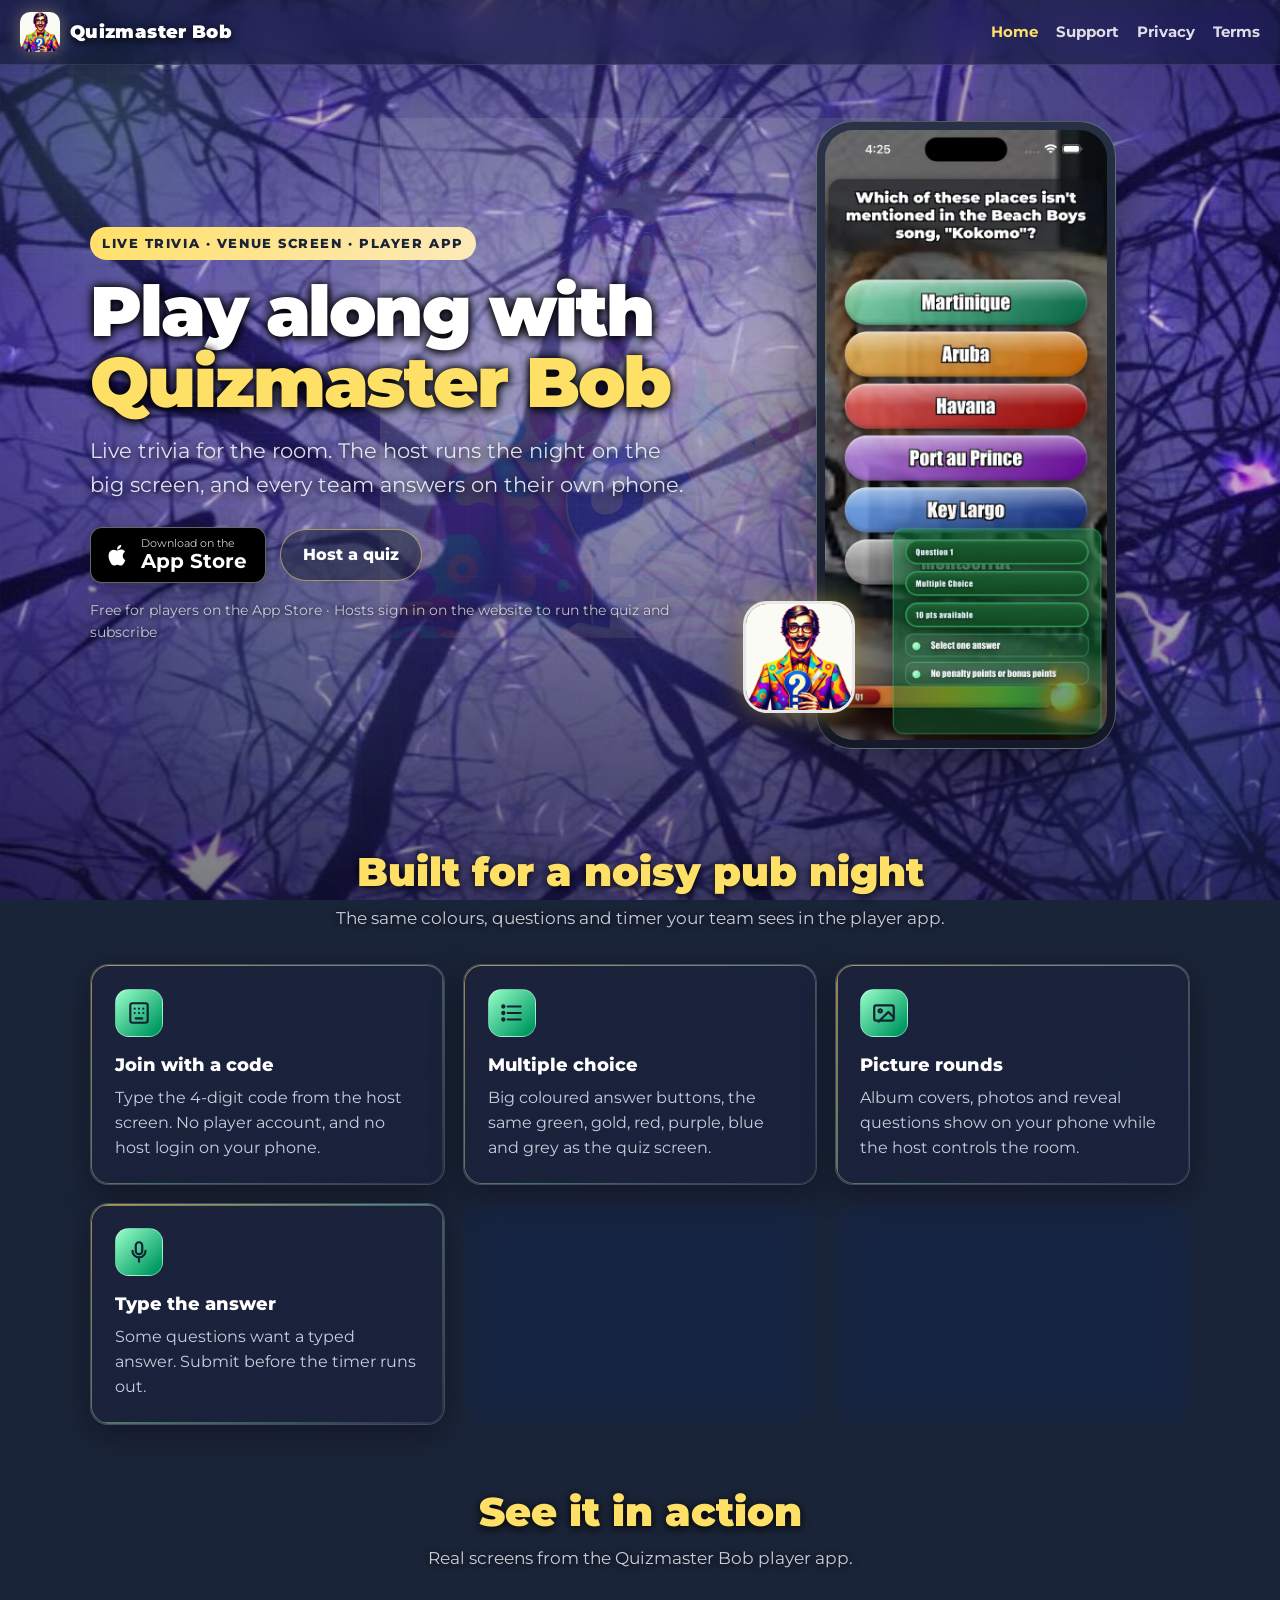
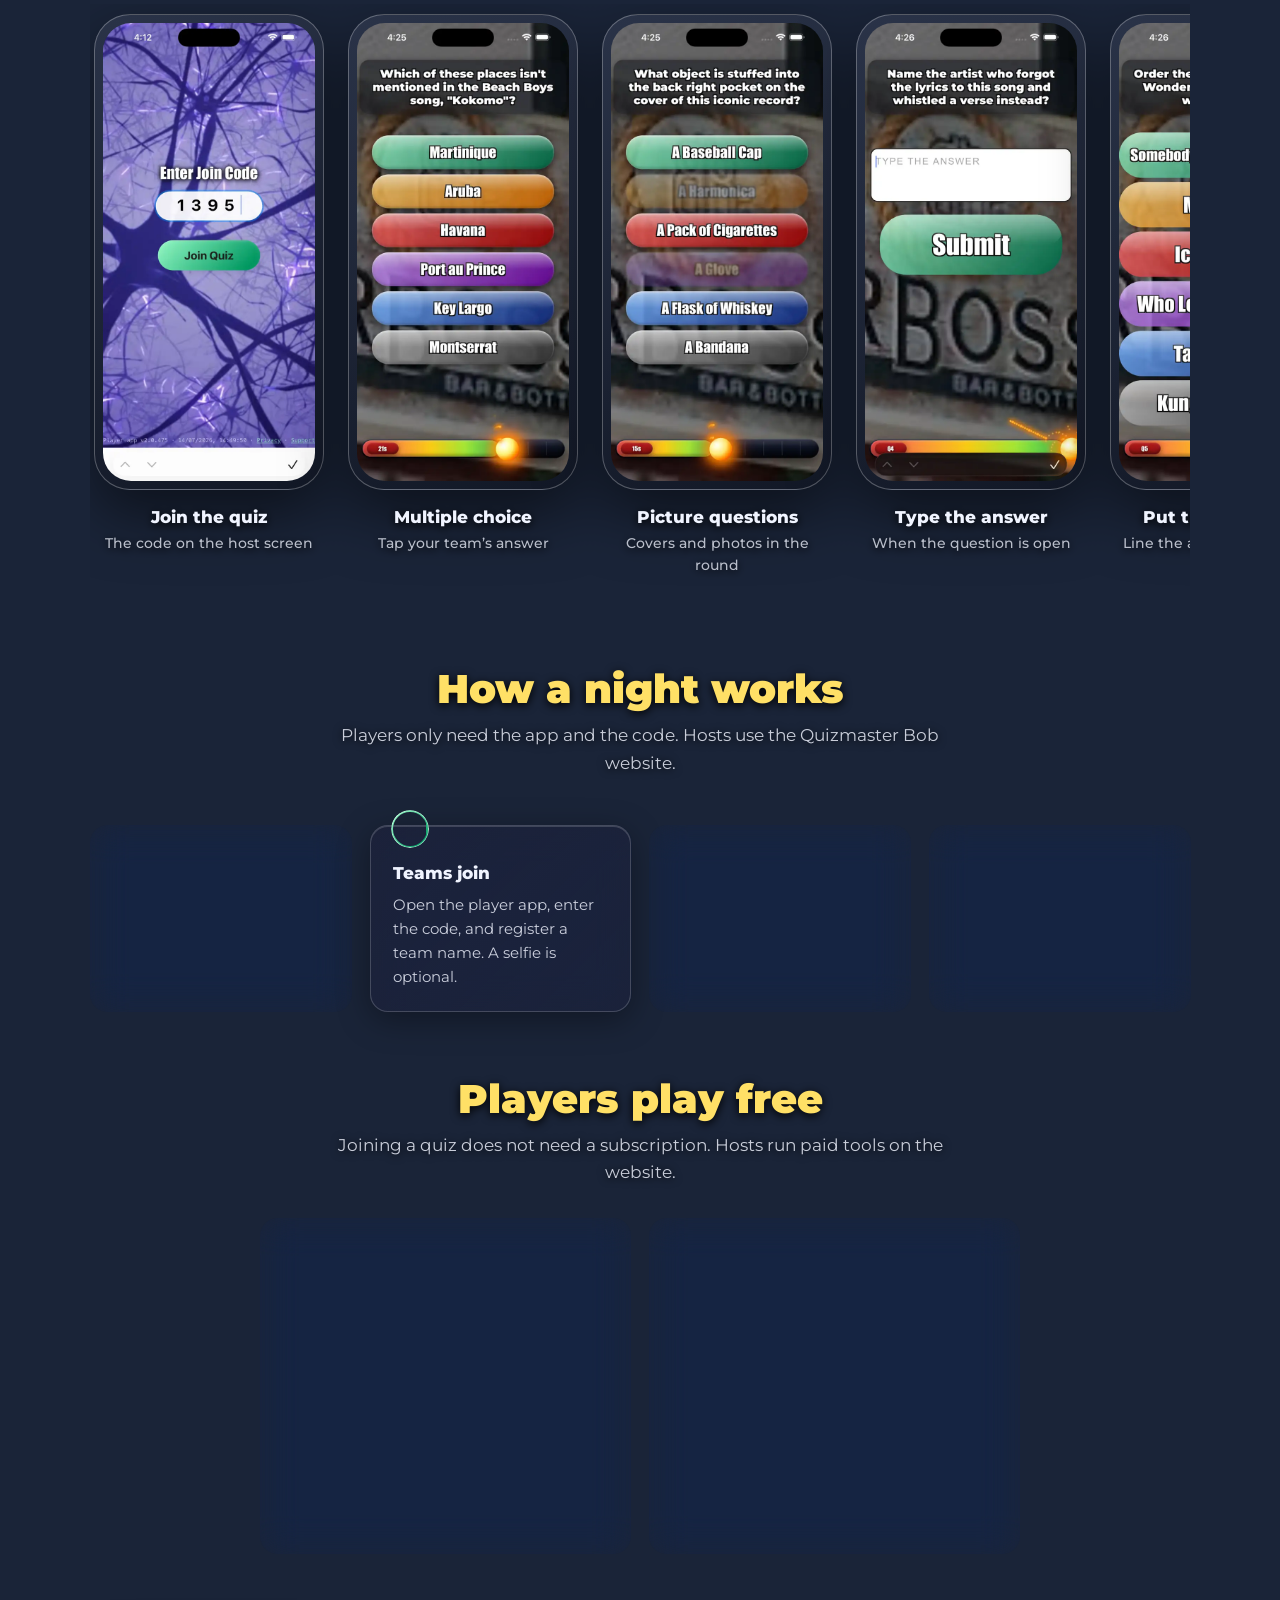
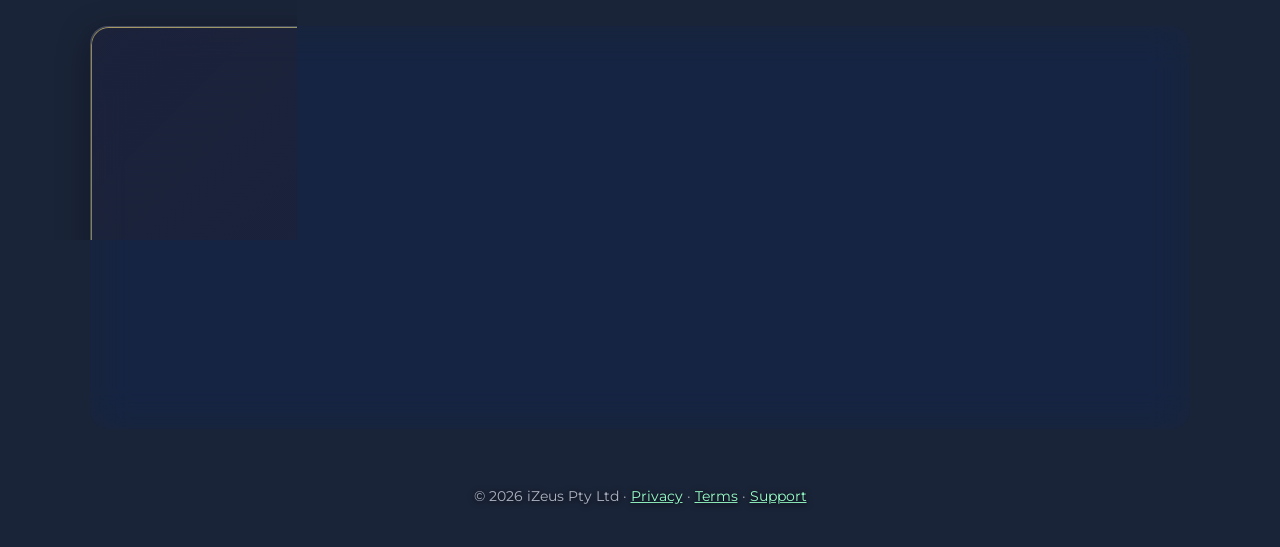
<file: index.html>
<!DOCTYPE html>
<html lang="en">
<head>
<meta charset="utf-8">
<meta name="viewport" content="width=device-width, initial-scale=1, viewport-fit=cover">
<title>Quizmaster Bob – Live pub trivia on your phone</title>
<meta name="description" content="Join a live Quizmaster Bob quiz with the code on the venue screen. Answer on your phone while the host runs the night.">
<meta name="theme-color" content="#1a2438">
<meta property="og:title" content="Quizmaster Bob – Live pub trivia on your phone">
<meta property="og:description" content="Join a live Quizmaster Bob quiz with the code on the venue screen. Answer on your phone while the host runs the night.">
<meta property="og:image" content="https://quizmasterbob.izeus.org/assets/icon-512.png">
<link rel="icon" type="image/png" sizes="32x32" href="assets/icon-32.png">
<link rel="icon" type="image/png" sizes="512x512" href="assets/icon-512.png">
<link rel="apple-touch-icon" href="assets/icon-180.png">
<link rel="preconnect" href="https://fonts.googleapis.com">
<link rel="preconnect" href="https://fonts.gstatic.com" crossorigin>
<link href="https://fonts.googleapis.com/css2?family=Montserrat:wght@500;700;800;900&display=swap" rel="stylesheet">
<link rel="stylesheet" href="assets/style.css?v=muowt5g4">
</head>
<body>
<div class="bg" aria-hidden="true">
  <div class="bg-art"></div>
  <img class="bg-mark" src="assets/logo-full.png" alt="">
  <div class="orb o1"></div><div class="orb o2"></div><div class="orb o3"></div><div class="orb o4"></div>
  <div class="grid"></div>
  <div class="mist"></div>
</div>
<header class="nav">
  <a class="brand" href="index.html"><img src="assets/logo-full.png" alt="" width="40" height="40"><span>Quizmaster Bob</span></a>
  <nav class="nav-links"><a href="index.html" aria-current="page">Home</a><a href="support.html">Support</a><a href="privacy.html">Privacy</a><a href="terms.html">Terms</a></nav>
</header>
<main class="wrap wide">
<section class="pitch">
  <div>
    <span class="eyebrow">Live trivia &middot; Venue screen &middot; Player app</span>
    <h1>Play along with <span class="grad">Quizmaster Bob</span></h1>
    <p class="lead">Live trivia for the room. The host runs the night on the big screen, and every team answers on their own phone.</p>
    <div class="cta-row">
      <a class="store" href="https://apps.apple.com/au/app/quizmaster-bob/id6778641163"><svg viewBox="0 0 24 24" aria-hidden="true"><path d="M16.4 12.6c0-2.4 2-3.6 2.1-3.7-1.1-1.7-2.9-1.9-3.5-1.9-1.5-.2-2.9.9-3.7.9-.8 0-1.9-.9-3.2-.8-1.6 0-3.1 1-4 2.4-1.7 3-.4 7.4 1.2 9.8.8 1.2 1.8 2.5 3 2.4 1.2 0 1.7-.8 3.1-.8 1.5 0 1.9.8 3.2.8 1.3 0 2.1-1.2 2.9-2.4.9-1.4 1.3-2.7 1.3-2.8-.1 0-2.4-.9-2.4-3.9zM14 5.5c.7-.8 1.1-1.9 1-3-1 0-2.1.7-2.8 1.5-.6.7-1.2 1.8-1 2.9 1.1.1 2.1-.6 2.8-1.4z"/></svg><span><small>Download on the</small><b>App Store</b></span></a>
      <a class="btn btn-ghost" href="https://bobquiz-272a7.web.app/login">Host a quiz</a>
    </div>
    <p class="meta">Free for players on the App Store &middot; Hosts sign in on the website to run the quiz and subscribe</p>
  </div>
  <div class="pitch-art">
    <div class="frame"><img src="assets/shots/scores.webp" alt="A live question with the points and how to answer" width="600" height="1298"></div>
    <img class="pitch-logo" src="assets/icon-512.png" alt="Quizmaster Bob app icon" width="112" height="112">
  </div>
</section>

<section id="features">
  <h2 class="section-title">Built for a noisy pub night</h2>
  <p class="section-sub">The same colours, questions and timer your team sees in the player app.</p>
  <div class="features">
    <div class="feature glass"><div class="icon"><svg viewBox="0 0 24 24" aria-hidden="true"><rect x="4" y="3" width="16" height="18" rx="2"/><path d="M8 8h.01M12 8h.01M16 8h.01M8 12h.01M12 12h.01M16 12h.01M9 17h6"/></svg></div><h3>Join with a code</h3><p>Type the 4-digit code from the host screen. No player account, and no host login on your phone.</p></div>
    <div class="feature glass"><div class="icon"><svg viewBox="0 0 24 24" aria-hidden="true"><path d="M8 6h12M8 12h12M8 18h12"/><circle cx="4" cy="6" r="1"/><circle cx="4" cy="12" r="1"/><circle cx="4" cy="18" r="1"/></svg></div><h3>Multiple choice</h3><p>Big coloured answer buttons, the same green, gold, red, purple, blue and grey as the quiz screen.</p></div>
    <div class="feature glass"><div class="icon"><svg viewBox="0 0 24 24" aria-hidden="true"><rect x="3" y="5" width="18" height="14" rx="2"/><circle cx="8.5" cy="10" r="1.5"/><path d="M21 16l-5-5-9 9"/></svg></div><h3>Picture rounds</h3><p>Album covers, photos and reveal questions show on your phone while the host controls the room.</p></div>
    <div class="feature glass"><div class="icon"><svg viewBox="0 0 24 24" aria-hidden="true"><rect x="9" y="3" width="6" height="11" rx="3"/><path d="M6 11a6 6 0 0 0 12 0M12 17v4"/></svg></div><h3>Type the answer</h3><p>Some questions want a typed answer. Submit before the timer runs out.</p></div>
    <div class="feature glass"><div class="icon"><svg viewBox="0 0 24 24" aria-hidden="true"><circle cx="12" cy="13" r="8"/><path d="M12 9v4l2 2M9 3h6"/></svg></div><h3>Live timer</h3><p>The countdown bar matches the host clock, so the whole room is on the same question.</p></div>
    <div class="feature glass"><div class="icon"><svg viewBox="0 0 24 24" aria-hidden="true"><rect x="3" y="4" width="18" height="12" rx="2"/><path d="M8 20h8M12 16v4"/></svg></div><h3>Scores on the big screen</h3><p>Answers and leaderboards stay with the host. Teams play; the venue screen tells the story.</p></div>
  </div>
</section>

<section id="screens">
  <h2 class="section-title">See it in action</h2>
  <p class="section-sub">Real screens from the Quizmaster Bob player app.</p>
  <div class="shots">
    <figure class="shot"><div class="frame"><img src="assets/shots/join.webp" alt="Join screen with a four-digit code" width="600" height="1298" loading="lazy"></div><figcaption>Join the quiz<span>The code on the host screen</span></figcaption></figure>
    <figure class="shot"><div class="frame"><img src="assets/shots/choice.webp" alt="Multiple choice music question with coloured answers" width="600" height="1298" loading="lazy"></div><figcaption>Multiple choice<span>Tap your team’s answer</span></figcaption></figure>
    <figure class="shot"><div class="frame"><img src="assets/shots/picture.webp" alt="Picture question about an album cover" width="600" height="1298" loading="lazy"></div><figcaption>Picture questions<span>Covers and photos in the round</span></figcaption></figure>
    <figure class="shot"><div class="frame"><img src="assets/shots/type.webp" alt="Type-the-answer question with a submit button" width="600" height="1298" loading="lazy"></div><figcaption>Type the answer<span>When the question is open</span></figcaption></figure>
    <figure class="shot"><div class="frame"><img src="assets/shots/order.webp" alt="Put one-hit wonders in release order" width="600" height="1298" loading="lazy"></div><figcaption>Put them in order<span>Line the answers up by year</span></figcaption></figure>
    <figure class="shot"><div class="frame"><img src="assets/shots/scores.webp" alt="Question details card over the answers" width="600" height="1298" loading="lazy"></div><figcaption>Question card<span>Points and how to answer</span></figcaption></figure>
  </div>
</section>

<section id="how">
  <h2 class="section-title">How a night works</h2>
  <p class="section-sub">Players only need the app and the code. Hosts use the Quizmaster Bob website.</p>
  <ol class="steps">
    <li class="glass"><h3>Host starts the quiz</h3><p>The venue screen shows a 4-digit join code when the quiz is open.</p></li>
    <li class="glass"><h3>Teams join</h3><p>Open the player app, enter the code, and register a team name. A selfie is optional.</p></li>
    <li class="glass"><h3>Answer on your phone</h3><p>Questions, choices and the timer stay in sync with the host.</p></li>
    <li class="glass"><h3>Scores hit the room</h3><p>The host reveals answers and standings on the big screen.</p></li>
  </ol>
</section>

<section id="pricing">
  <h2 class="section-title">Players play free</h2>
  <p class="section-sub">Joining a quiz does not need a subscription. Hosts run paid tools on the website.</p>
  <div class="plans">
    <div class="plan glass"><h3>Player app</h3><ul><li>Free to download</li><li>Join with the venue code</li><li>No account and no payment in the app</li></ul></div>
    <div class="plan glass"><h3>Quiz hosts</h3><ul><li>Run the night from the Quizmaster Bob website</li><li>Question library, rounds and the venue screen</li><li>Host plans are billed on the website, not in the player app</li></ul><p><a href="https://bobquiz-272a7.web.app/login">Sign in to host</a></p></div>
  </div>
</section>

<section id="get">
  <div class="band glass">
    <img src="assets/logo-full.png" alt="" width="88" height="88">
    <h2>Ready for the next round?</h2>
    <p>Quizmaster Bob for players is on the App Store. Hosts run the night, and manage their plan, on the website.</p>
    <div class="cta-row" style="justify-content:center">
      <a class="store" href="https://apps.apple.com/au/app/quizmaster-bob/id6778641163"><svg viewBox="0 0 24 24" aria-hidden="true"><path d="M16.4 12.6c0-2.4 2-3.6 2.1-3.7-1.1-1.7-2.9-1.9-3.5-1.9-1.5-.2-2.9.9-3.7.9-.8 0-1.9-.9-3.2-.8-1.6 0-3.1 1-4 2.4-1.7 3-.4 7.4 1.2 9.8.8 1.2 1.8 2.5 3 2.4 1.2 0 1.7-.8 3.1-.8 1.5 0 1.9.8 3.2.8 1.3 0 2.1-1.2 2.9-2.4.9-1.4 1.3-2.7 1.3-2.8-.1 0-2.4-.9-2.4-3.9zM14 5.5c.7-.8 1.1-1.9 1-3-1 0-2.1.7-2.8 1.5-.6.7-1.2 1.8-1 2.9 1.1.1 2.1-.6 2.8-1.4z"/></svg><span><small>Download on the</small><b>App Store</b></span></a>
      <a class="btn btn-ghost" href="https://bobquiz-272a7.web.app/login">Host a quiz</a>
    </div>
    <p class="fine">Ask the venue host for the join code. The player app is for live quizzes, not a standalone trivia game.</p>
  </div>
</section>
</main>
<footer class="foot">&copy; 2026 iZeus Pty Ltd &middot; <a href="privacy.html">Privacy</a> &middot; <a href="terms.html">Terms</a> &middot; <a href="support.html">Support</a></footer>
<script src="assets/site.js?v=muowt5g4"></script>
</body>
</html>
</file>
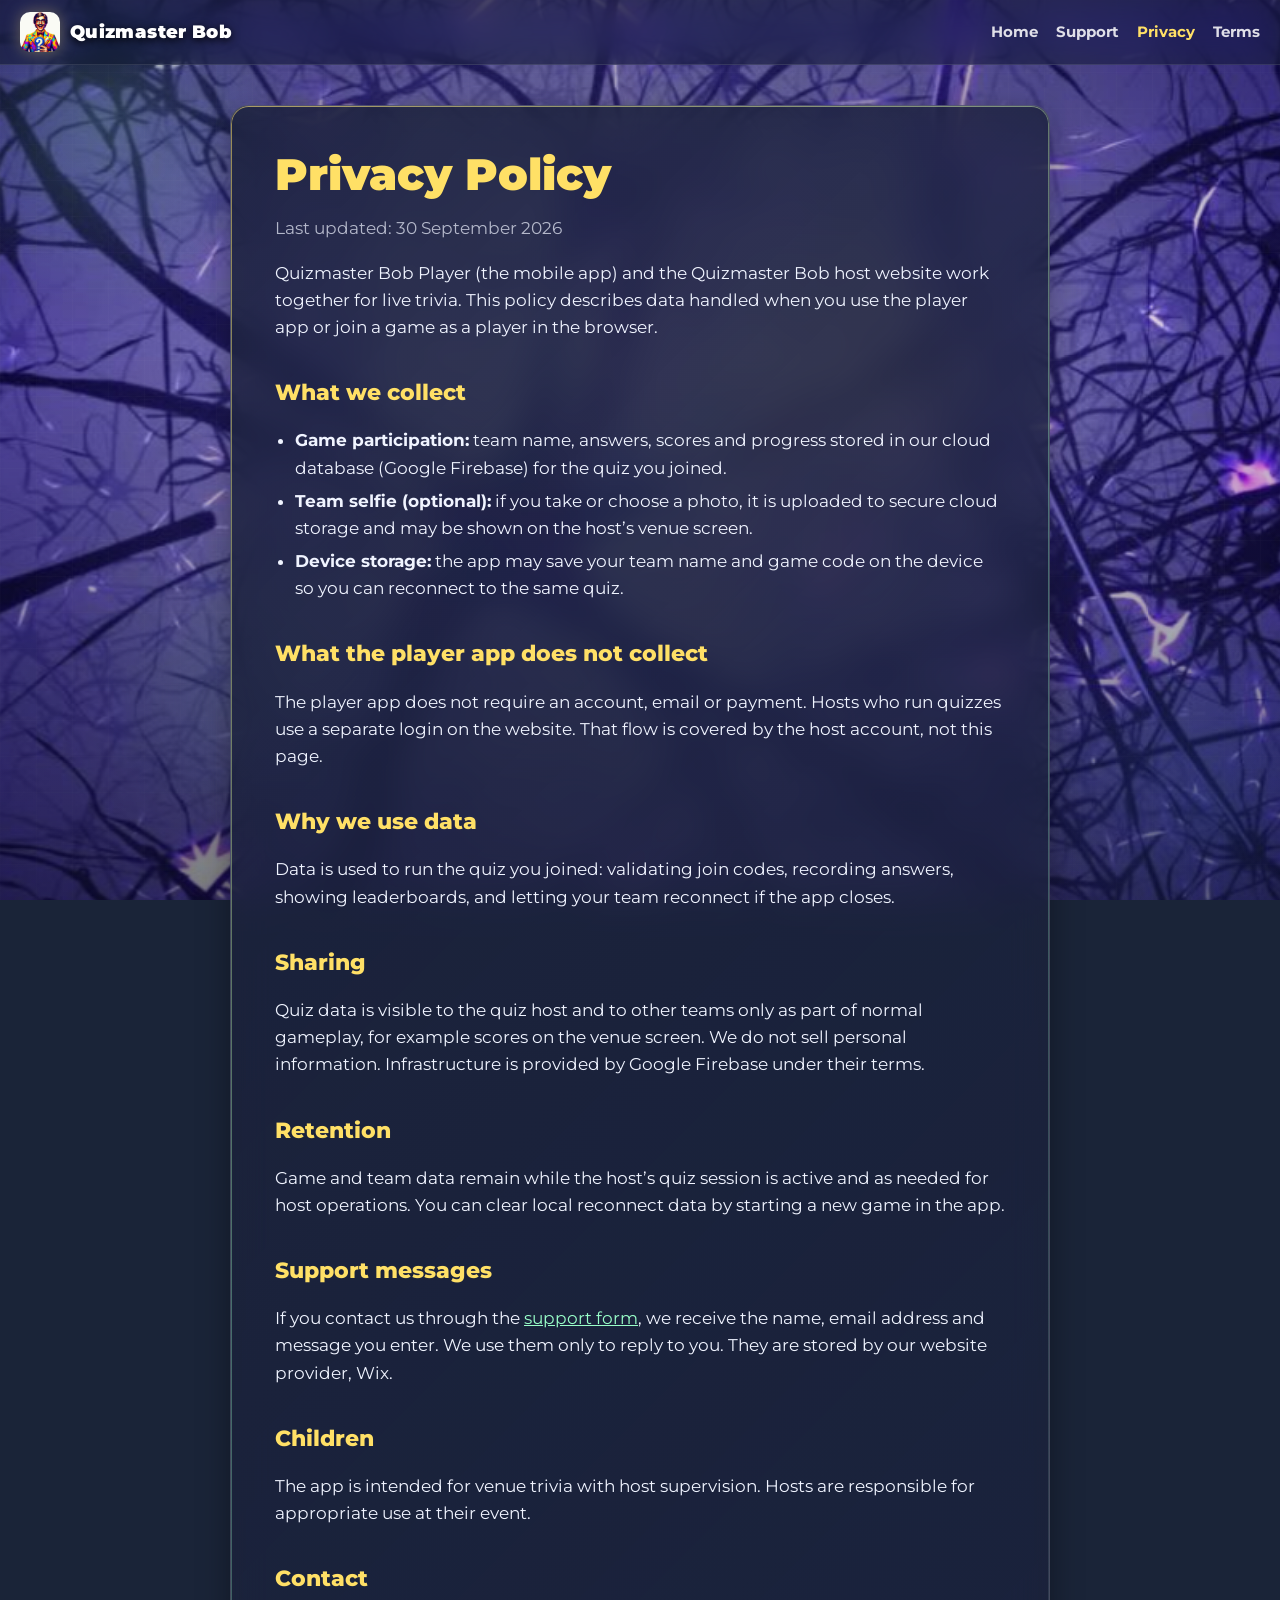
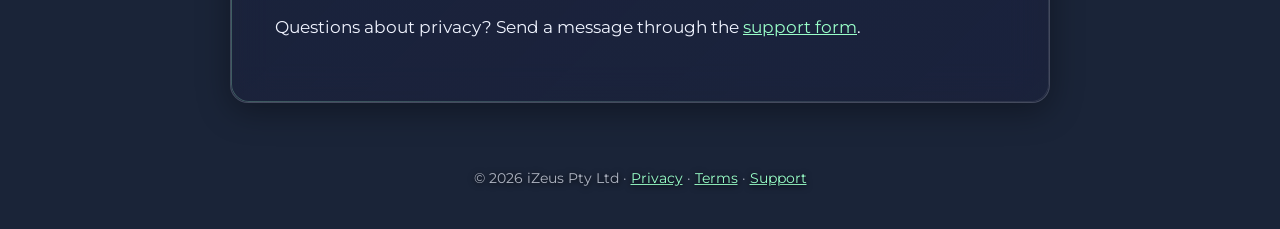
<file: privacy.html>
<!DOCTYPE html>
<html lang="en">
<head>
<meta charset="utf-8">
<meta name="viewport" content="width=device-width, initial-scale=1, viewport-fit=cover">
<title>Quizmaster Bob Privacy Policy</title>
<meta name="description" content="How the Quizmaster Bob player app handles team names, answers, photos and support messages.">
<meta name="theme-color" content="#1a2438">
<meta property="og:title" content="Quizmaster Bob Privacy Policy">
<meta property="og:description" content="How the Quizmaster Bob player app handles team names, answers, photos and support messages.">
<meta property="og:image" content="https://quizmasterbob.izeus.org/assets/icon-512.png">
<link rel="icon" type="image/png" sizes="32x32" href="assets/icon-32.png">
<link rel="icon" type="image/png" sizes="512x512" href="assets/icon-512.png">
<link rel="apple-touch-icon" href="assets/icon-180.png">
<link rel="preconnect" href="https://fonts.googleapis.com">
<link rel="preconnect" href="https://fonts.gstatic.com" crossorigin>
<link href="https://fonts.googleapis.com/css2?family=Montserrat:wght@500;700;800;900&display=swap" rel="stylesheet">
<link rel="stylesheet" href="assets/style.css?v=muowt5g4">
</head>
<body>
<div class="bg" aria-hidden="true">
  <div class="bg-art"></div>
  <img class="bg-mark" src="assets/logo-full.png" alt="">
  <div class="orb o1"></div><div class="orb o2"></div><div class="orb o3"></div><div class="orb o4"></div>
  <div class="grid"></div>
  <div class="mist"></div>
</div>
<header class="nav">
  <a class="brand" href="index.html"><img src="assets/logo-full.png" alt="" width="40" height="40"><span>Quizmaster Bob</span></a>
  <nav class="nav-links"><a href="index.html">Home</a><a href="support.html">Support</a><a href="privacy.html" aria-current="page">Privacy</a><a href="terms.html">Terms</a></nav>
</header>
<main class="wrap"><article class="doc glass">
<h1>Privacy Policy</h1>
<p class="muted">Last updated: 30 September 2026</p>
<p>Quizmaster Bob Player (the mobile app) and the Quizmaster Bob host website work together for live trivia. This policy describes data handled when you use the player app or join a game as a player in the browser.</p>

<h2>What we collect</h2>
<ul>
  <li><strong>Game participation:</strong> team name, answers, scores and progress stored in our cloud database (Google Firebase) for the quiz you joined.</li>
  <li><strong>Team selfie (optional):</strong> if you take or choose a photo, it is uploaded to secure cloud storage and may be shown on the host’s venue screen.</li>
  <li><strong>Device storage:</strong> the app may save your team name and game code on the device so you can reconnect to the same quiz.</li>
</ul>

<h2>What the player app does not collect</h2>
<p>The player app does not require an account, email or payment. Hosts who run quizzes use a separate login on the website. That flow is covered by the host account, not this page.</p>

<h2>Why we use data</h2>
<p>Data is used to run the quiz you joined: validating join codes, recording answers, showing leaderboards, and letting your team reconnect if the app closes.</p>

<h2>Sharing</h2>
<p>Quiz data is visible to the quiz host and to other teams only as part of normal gameplay, for example scores on the venue screen. We do not sell personal information. Infrastructure is provided by Google Firebase under their terms.</p>

<h2>Retention</h2>
<p>Game and team data remain while the host’s quiz session is active and as needed for host operations. You can clear local reconnect data by starting a new game in the app.</p>

<h2>Support messages</h2>
<p>If you contact us through the <a href="support.html#contact">support form</a>, we receive the name, email address and message you enter. We use them only to reply to you. They are stored by our website provider, Wix.</p>

<h2>Children</h2>
<p>The app is intended for venue trivia with host supervision. Hosts are responsible for appropriate use at their event.</p>

<h2>Contact</h2>
<p>Questions about privacy? Send a message through the <a href="support.html#contact">support form</a>.</p>
</article></main>
<footer class="foot">&copy; 2026 iZeus Pty Ltd &middot; <a href="privacy.html">Privacy</a> &middot; <a href="terms.html">Terms</a> &middot; <a href="support.html">Support</a></footer>
</body>
</html>
</file>
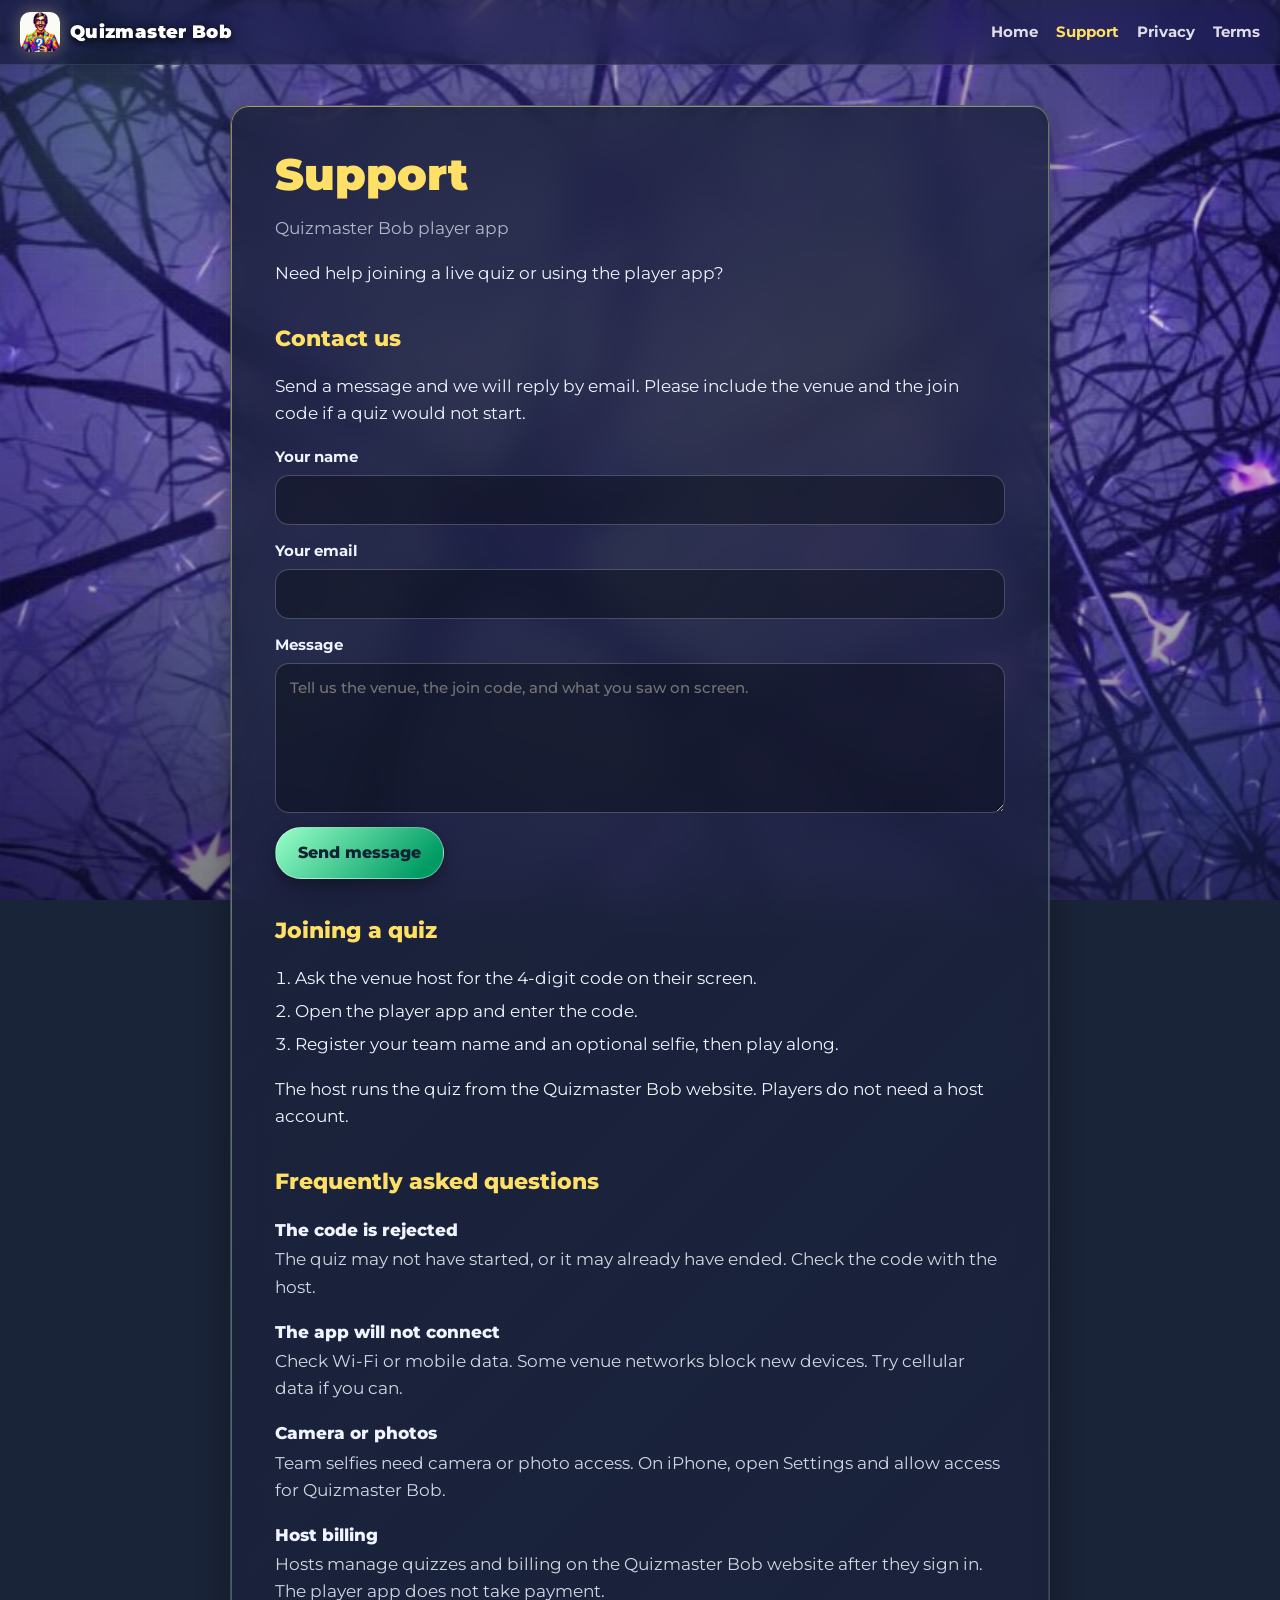
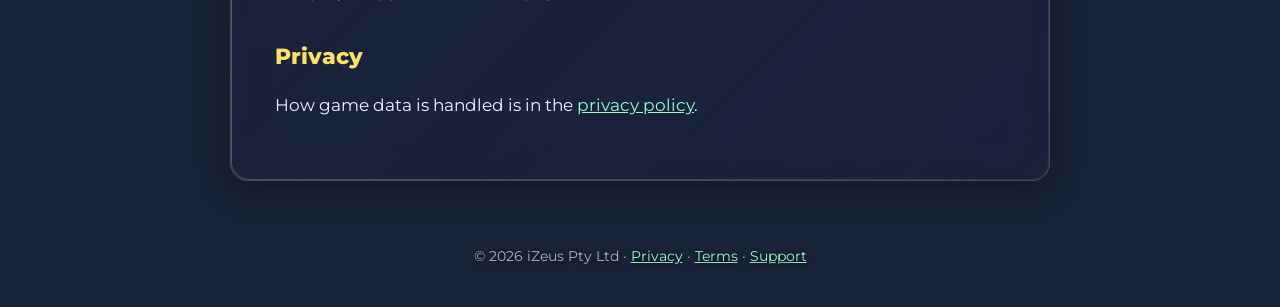
<file: support.html>
<!DOCTYPE html>
<html lang="en">
<head>
<meta charset="utf-8">
<meta name="viewport" content="width=device-width, initial-scale=1, viewport-fit=cover">
<title>Quizmaster Bob Support</title>
<meta name="description" content="Help joining a live Quizmaster Bob quiz, and a contact form for the player app.">
<meta name="theme-color" content="#1a2438">
<meta property="og:title" content="Quizmaster Bob Support">
<meta property="og:description" content="Help joining a live Quizmaster Bob quiz, and a contact form for the player app.">
<meta property="og:image" content="https://quizmasterbob.izeus.org/assets/icon-512.png">
<link rel="icon" type="image/png" sizes="32x32" href="assets/icon-32.png">
<link rel="icon" type="image/png" sizes="512x512" href="assets/icon-512.png">
<link rel="apple-touch-icon" href="assets/icon-180.png">
<link rel="preconnect" href="https://fonts.googleapis.com">
<link rel="preconnect" href="https://fonts.gstatic.com" crossorigin>
<link href="https://fonts.googleapis.com/css2?family=Montserrat:wght@500;700;800;900&display=swap" rel="stylesheet">
<link rel="stylesheet" href="assets/style.css?v=muowt5g4">
</head>
<body>
<div class="bg" aria-hidden="true">
  <div class="bg-art"></div>
  <img class="bg-mark" src="assets/logo-full.png" alt="">
  <div class="orb o1"></div><div class="orb o2"></div><div class="orb o3"></div><div class="orb o4"></div>
  <div class="grid"></div>
  <div class="mist"></div>
</div>
<header class="nav">
  <a class="brand" href="index.html"><img src="assets/logo-full.png" alt="" width="40" height="40"><span>Quizmaster Bob</span></a>
  <nav class="nav-links"><a href="index.html">Home</a><a href="support.html" aria-current="page">Support</a><a href="privacy.html">Privacy</a><a href="terms.html">Terms</a></nav>
</header>
<main class="wrap"><article class="doc glass">
<h1>Support</h1>
<p class="muted">Quizmaster Bob player app</p>
<p>Need help joining a live quiz or using the player app?</p>

<h2 id="contact">Contact us</h2>
<p>Send a message and we will reply by email. Please include the venue and the join code if a quiz would not start.</p>
<p class="notice ok" id="sent" role="status" hidden>Thanks. Your message has been sent. We will reply by email.</p>
<p class="notice err" id="error" role="alert" hidden></p>
<form class="contact" method="post" action="https://www.izeus.org/_functions/support">
  <input type="hidden" name="app" value="QuizmasterBob">
  <input type="hidden" name="return" value="https://quizmasterbob.izeus.org/support.html">
  <label>Your name<input name="name" required maxlength="80" autocomplete="name"></label>
  <label>Your email<input name="email" type="email" required maxlength="120" autocomplete="email"></label>
  <label>Message<textarea name="message" required minlength="5" maxlength="4000" placeholder="Tell us the venue, the join code, and what you saw on screen."></textarea></label>
  <div class="hp" aria-hidden="true"><label>Leave this empty<input name="website" tabindex="-1" autocomplete="off"></label></div>
  <button class="btn" type="submit">Send message</button>
</form>

<h2>Joining a quiz</h2>
<ol>
  <li>Ask the venue host for the 4-digit code on their screen.</li>
  <li>Open the player app and enter the code.</li>
  <li>Register your team name and an optional selfie, then play along.</li>
</ol>
<p>The host runs the quiz from the Quizmaster Bob website. Players do not need a host account.</p>

<h2>Frequently asked questions</h2>
<p class="faq-q">The code is rejected</p>
<p class="faq-a">The quiz may not have started, or it may already have ended. Check the code with the host.</p>
<p class="faq-q">The app will not connect</p>
<p class="faq-a">Check Wi-Fi or mobile data. Some venue networks block new devices. Try cellular data if you can.</p>
<p class="faq-q">Camera or photos</p>
<p class="faq-a">Team selfies need camera or photo access. On iPhone, open Settings and allow access for Quizmaster Bob.</p>
<p class="faq-q">Host billing</p>
<p class="faq-a">Hosts manage quizzes and billing on the Quizmaster Bob website after they sign in. The player app does not take payment.</p>

<h2>Privacy</h2>
<p>How game data is handled is in the <a href="privacy.html">privacy policy</a>.</p>
</article></main>
<footer class="foot">&copy; 2026 iZeus Pty Ltd &middot; <a href="privacy.html">Privacy</a> &middot; <a href="terms.html">Terms</a> &middot; <a href="support.html">Support</a></footer>
<script src="assets/site.js?v=muowt5g4"></script>
</body>
</html>
</file>
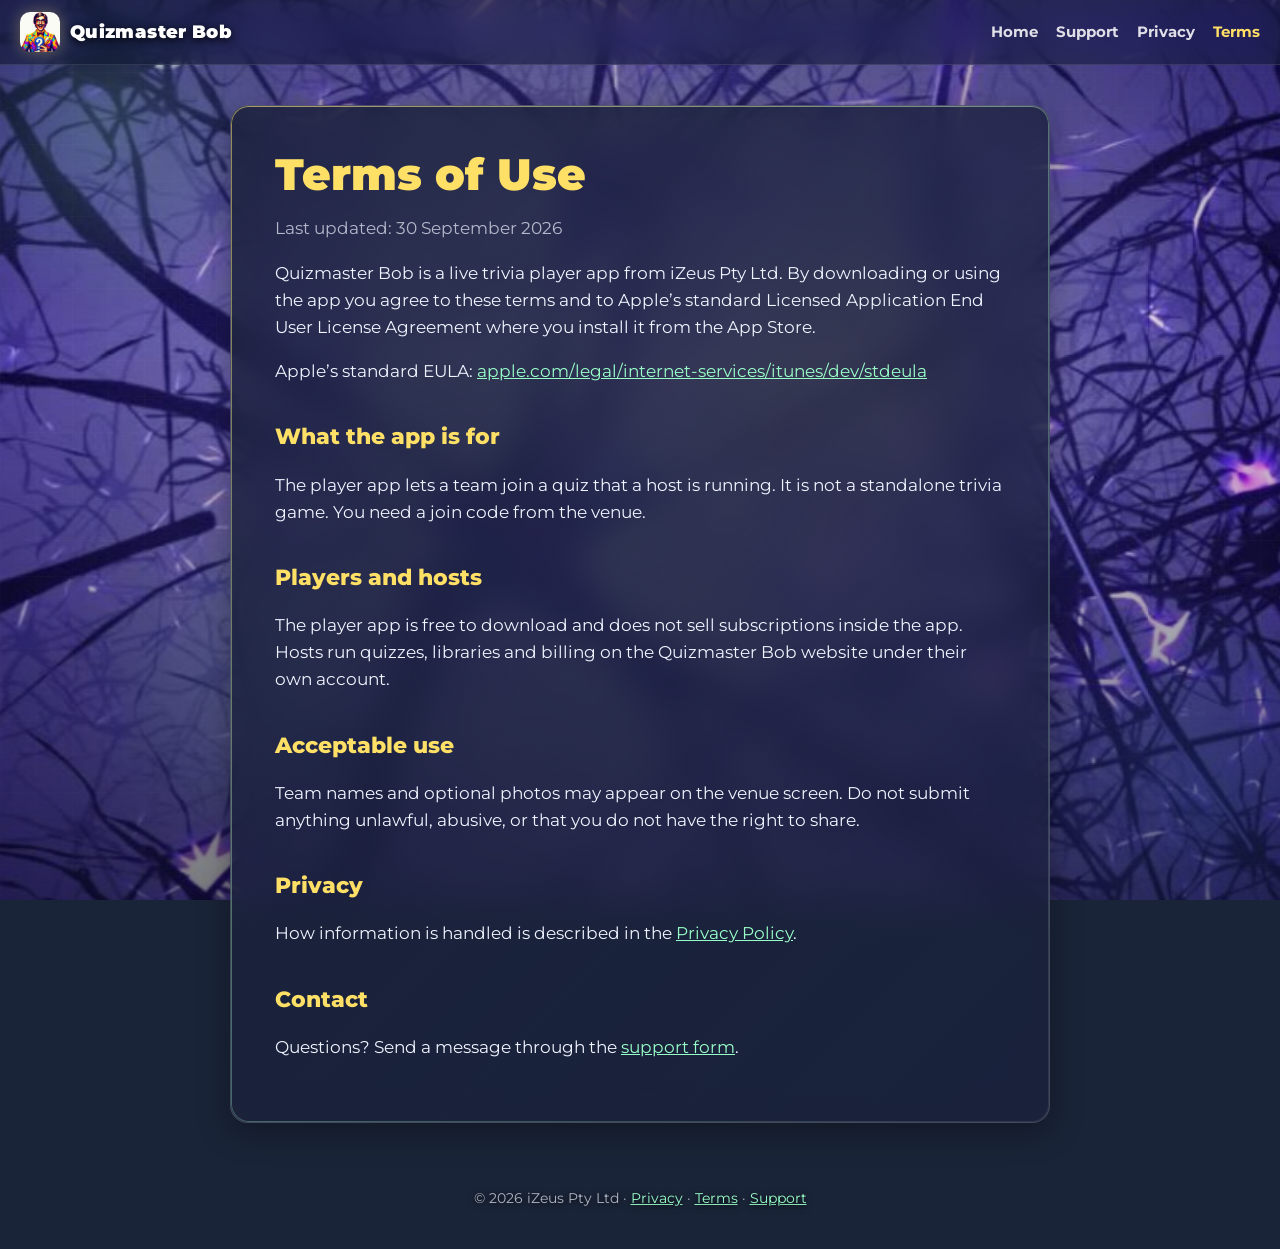
<file: terms.html>
<!DOCTYPE html>
<html lang="en">
<head>
<meta charset="utf-8">
<meta name="viewport" content="width=device-width, initial-scale=1, viewport-fit=cover">
<title>Quizmaster Bob Terms of Use</title>
<meta name="description" content="Terms of use for the Quizmaster Bob player app.">
<meta name="theme-color" content="#1a2438">
<meta property="og:title" content="Quizmaster Bob Terms of Use">
<meta property="og:description" content="Terms of use for the Quizmaster Bob player app.">
<meta property="og:image" content="https://quizmasterbob.izeus.org/assets/icon-512.png">
<link rel="icon" type="image/png" sizes="32x32" href="assets/icon-32.png">
<link rel="icon" type="image/png" sizes="512x512" href="assets/icon-512.png">
<link rel="apple-touch-icon" href="assets/icon-180.png">
<link rel="preconnect" href="https://fonts.googleapis.com">
<link rel="preconnect" href="https://fonts.gstatic.com" crossorigin>
<link href="https://fonts.googleapis.com/css2?family=Montserrat:wght@500;700;800;900&display=swap" rel="stylesheet">
<link rel="stylesheet" href="assets/style.css?v=muowt5g4">
</head>
<body>
<div class="bg" aria-hidden="true">
  <div class="bg-art"></div>
  <img class="bg-mark" src="assets/logo-full.png" alt="">
  <div class="orb o1"></div><div class="orb o2"></div><div class="orb o3"></div><div class="orb o4"></div>
  <div class="grid"></div>
  <div class="mist"></div>
</div>
<header class="nav">
  <a class="brand" href="index.html"><img src="assets/logo-full.png" alt="" width="40" height="40"><span>Quizmaster Bob</span></a>
  <nav class="nav-links"><a href="index.html">Home</a><a href="support.html">Support</a><a href="privacy.html">Privacy</a><a href="terms.html" aria-current="page">Terms</a></nav>
</header>
<main class="wrap"><article class="doc glass">
<h1>Terms of Use</h1>
<p class="muted">Last updated: 30 September 2026</p>
<p>Quizmaster Bob is a live trivia player app from iZeus Pty Ltd. By downloading or using the app you agree to these terms and to Apple’s standard Licensed Application End User License Agreement where you install it from the App Store.</p>
<p>Apple’s standard EULA: <a href="https://www.apple.com/legal/internet-services/itunes/dev/stdeula/">apple.com/legal/internet-services/itunes/dev/stdeula</a></p>

<h2>What the app is for</h2>
<p>The player app lets a team join a quiz that a host is running. It is not a standalone trivia game. You need a join code from the venue.</p>

<h2>Players and hosts</h2>
<p>The player app is free to download and does not sell subscriptions inside the app. Hosts run quizzes, libraries and billing on the Quizmaster Bob website under their own account.</p>

<h2>Acceptable use</h2>
<p>Team names and optional photos may appear on the venue screen. Do not submit anything unlawful, abusive, or that you do not have the right to share.</p>

<h2>Privacy</h2>
<p>How information is handled is described in the <a href="privacy.html">Privacy Policy</a>.</p>

<h2>Contact</h2>
<p>Questions? Send a message through the <a href="support.html#contact">support form</a>.</p>
</article></main>
<footer class="foot">&copy; 2026 iZeus Pty Ltd &middot; <a href="privacy.html">Privacy</a> &middot; <a href="terms.html">Terms</a> &middot; <a href="support.html">Support</a></footer>
</body>
</html>
</file>
<file: assets/style.css>
*,*::before,*::after{box-sizing:border-box}
html{scroll-behavior:smooth;color-scheme:dark}
body{margin:0;min-height:100vh;background:#1a2438;color:#f0f4ff;font:17px/1.6 Montserrat,"Open Sans",Arial,sans-serif;-webkit-font-smoothing:antialiased;overflow-x:hidden}
a{color:#99ffc9}
a:hover{color:#d8ffe9}
img{display:block;max-width:100%}

.bg{position:fixed;inset:0;z-index:-1;overflow:hidden;background:#223b4c}
.bg-art{position:absolute;inset:-6%;background:url(bg.jpg) center/cover no-repeat;animation:drift 28s ease-in-out infinite;will-change:transform}
.bg-mark{position:absolute;left:50%;top:42%;width:min(70vw,520px);margin:calc(min(70vw,520px)/-2) 0 0 calc(min(70vw,520px)/-2);opacity:.18;mix-blend-mode:screen;filter:drop-shadow(0 0 18px rgba(255,224,102,.35));animation:pulse 10s ease-in-out infinite}
.orb{position:absolute;border-radius:50%;animation:float 12s ease-in-out infinite}
.orb.o1{width:380px;height:380px;left:-90px;top:-70px;background:radial-gradient(circle,rgba(153,255,201,.28),transparent 70%)}
.orb.o2{width:440px;height:440px;right:-140px;bottom:-120px;background:radial-gradient(circle,rgba(78,137,255,.28),transparent 70%);animation-delay:-4s}
.orb.o3{width:260px;height:260px;left:58%;top:28%;background:rgba(255,224,102,.16);filter:blur(50px);animation-delay:-6s}
.orb.o4{width:240px;height:240px;left:12%;top:64%;background:rgba(153,255,201,.12);filter:blur(46px);animation-delay:-2s}
.grid{position:absolute;inset:0;opacity:.35;background-image:linear-gradient(rgba(255,255,255,.06) 1px,transparent 1px),linear-gradient(90deg,rgba(255,255,255,.06) 1px,transparent 1px);background-size:36px 36px}
.mist{position:absolute;inset:0;background:linear-gradient(180deg,rgba(18,24,40,.35),rgba(18,24,40,.12) 38%,rgba(10,14,24,.55))}
@keyframes drift{0%,100%{transform:translate(8px,0) scale(1.04)}50%{transform:translate(-10px,12px) scale(1.08)}}
@keyframes pulse{0%,100%{transform:translateY(-20px) scale(.96);opacity:.14}50%{transform:translateY(-8px) scale(1);opacity:.22}}
@keyframes float{0%,100%{transform:translate(0,0)}50%{transform:translate(16px,12px)}}
@media (prefers-reduced-motion:reduce){.bg-art,.bg-mark,.orb{animation:none!important}}

.glass{position:relative;background:linear-gradient(135deg,rgba(28,34,58,.88),rgba(28,34,58,.72));border:1px solid rgba(255,255,255,.18);border-radius:18px;box-shadow:0 8px 32px rgba(0,0,0,.35),inset 0 1px 0 rgba(255,255,255,.16);backdrop-filter:blur(18px) saturate(150%);-webkit-backdrop-filter:blur(18px) saturate(150%)}
.glass::before{content:"";position:absolute;inset:0;border-radius:inherit;padding:1.2px;background:linear-gradient(135deg,rgba(255,224,102,.55),rgba(153,255,201,.35),rgba(255,255,255,.08));-webkit-mask:linear-gradient(#000 0 0) content-box,linear-gradient(#000 0 0);-webkit-mask-composite:xor;mask-composite:exclude;pointer-events:none}

.nav{position:sticky;top:0;z-index:10;display:flex;align-items:center;justify-content:space-between;gap:16px;padding:12px max(20px,env(safe-area-inset-left));background:rgba(18,24,40,.55);backdrop-filter:blur(16px) saturate(150%);-webkit-backdrop-filter:blur(16px) saturate(150%);border-bottom:1px solid rgba(255,255,255,.1)}
.brand{display:flex;align-items:center;gap:10px;color:#fff;text-decoration:none;font-weight:900;font-size:18px;letter-spacing:.02em;text-shadow:0 2px 8px #000}
.brand img{width:40px;height:40px;border-radius:10px;box-shadow:0 0 16px rgba(255,224,102,.35)}
.nav-links{display:flex;gap:18px;font-size:15px;font-weight:700}
.nav-links a{color:rgba(255,255,255,.86);text-decoration:none}
.nav-links a:hover,.nav-links a[aria-current]{color:#ffe066}

.wrap{max-width:860px;margin:0 auto;padding:0 20px}
.wrap.wide{max-width:1140px}
.lead{font-size:clamp(18px,2.2vw,21px);color:rgba(240,244,255,.9);max-width:34em;margin:0 0 26px;text-shadow:0 2px 10px #000}

.pitch{display:grid;grid-template-columns:1.15fr .85fr;gap:48px;align-items:center;padding:56px 0 36px}
.eyebrow{display:inline-block;font-size:13px;font-weight:800;letter-spacing:.12em;text-transform:uppercase;color:#1a2438;background:linear-gradient(135deg,#ffe066,#fceabb);padding:6px 12px;border-radius:999px}
.pitch h1{font-size:clamp(40px,6.2vw,70px);line-height:1.02;margin:16px 0 16px;font-weight:900;letter-spacing:-.03em;color:#fff;text-shadow:0 0 8px #000,0 2px 12px #000}
.grad{color:#ffe066}
.cta-row{display:flex;flex-wrap:wrap;gap:14px;align-items:center}
.meta{margin:16px 0 0;font-size:14px;color:rgba(240,244,255,.75);text-shadow:0 1px 6px #000}
.store{display:inline-flex;align-items:center;gap:10px;background:#000;color:#fff;border:1px solid rgba(255,255,255,.4);border-radius:12px;padding:9px 18px 9px 14px;text-decoration:none;box-shadow:0 8px 22px rgba(0,0,0,.35)}
.store:hover{color:#fff}
.store small{display:block;font-size:11px;opacity:.8;line-height:1.1}
.store b{display:block;font-size:20px;line-height:1.15}
.store svg{width:26px;height:26px;fill:#fff}
.btn.btn-ghost{background:rgba(28,34,58,.55);box-shadow:none;text-decoration:none;color:#fff;border-color:rgba(255,224,102,.55)}
.btn.btn-ghost:hover{color:#1a2438;background:linear-gradient(135deg,#ffe066,#fceabb)}
.pitch-art{position:relative;display:flex;justify-content:center}
.pitch-art .frame{width:min(300px,78vw)}
.pitch-logo{position:absolute;left:0;bottom:36px;width:112px;height:112px;border-radius:24px;border:3px solid rgba(255,255,255,.9);box-shadow:0 0 28px rgba(255,224,102,.45),0 18px 40px rgba(0,0,0,.55);background:#111}
.frame{padding:8px;border-radius:36px;background:linear-gradient(160deg,#2a3348,#121826);border:1px solid rgba(255,255,255,.28);box-shadow:0 24px 60px rgba(0,0,0,.5)}
.frame img{width:100%;height:auto;border-radius:28px}

section[id]{scroll-margin-top:80px}
.section-title{text-align:center;font-size:clamp(28px,4vw,40px);line-height:1.15;margin:64px 0 10px;font-weight:900;color:#ffe066;text-shadow:0 2px 10px #000}
.section-sub{text-align:center;color:rgba(240,244,255,.82);max-width:36em;margin:0 auto 32px;text-shadow:0 1px 8px #000}
.features{display:grid;grid-template-columns:repeat(3,1fr);gap:18px}
.feature{padding:24px}
.feature .icon{width:48px;height:48px;border-radius:14px;display:grid;place-items:center;margin-bottom:14px;background:linear-gradient(135deg,#99ffc9,#009a63 88%);border:1px solid rgba(255,255,255,.35)}
.feature .icon svg{width:26px;height:26px;stroke:#123;fill:none;stroke-width:2;stroke-linecap:round;stroke-linejoin:round}
.feature h3{margin:0 0 6px;font-size:18px;font-weight:800;color:#fff}
.feature p{margin:0;color:rgba(240,244,255,.82);font-size:15.5px}
.shots{display:flex;gap:24px;overflow-x:auto;scroll-snap-type:x mandatory;padding:10px 4px 26px;-webkit-overflow-scrolling:touch}
.shot{flex:0 0 auto;width:230px;margin:0;scroll-snap-align:center;text-align:center}
.shot figcaption{margin-top:14px;font-weight:800;text-shadow:0 2px 8px #000}
.shot figcaption span{display:block;font-weight:500;font-size:14px;color:rgba(240,244,255,.75)}
.steps{counter-reset:step;display:grid;grid-template-columns:repeat(4,1fr);gap:18px;list-style:none;padding:16px 0 0;margin:0}
.steps li{position:relative;padding:28px 22px 22px}
.steps li::before{counter-increment:step;content:counter(step);position:absolute;top:-16px;left:20px;width:38px;height:38px;border-radius:50%;display:grid;place-items:center;font-weight:900;color:#123;background:linear-gradient(135deg,#99ffc9,#009a63 88%);border:1px solid rgba(255,255,255,.5)}
.steps h3{margin:6px 0;font-size:17px;font-weight:800}
.steps p{margin:0;color:rgba(240,244,255,.82);font-size:15px}
.plans{display:grid;grid-template-columns:1fr 1fr;gap:18px;max-width:760px;margin:0 auto}
.plan{padding:26px}
.plan h3{margin:0 0 10px;font-size:22px;font-weight:900;color:#ffe066}
.plan ul{margin:0;padding-left:1.1em;color:rgba(240,244,255,.88)}
.plan li{margin:6px 0}
.band{text-align:center;padding:44px 24px;margin:72px 0 56px}
.band img{width:88px;height:88px;margin:0 auto 14px;border-radius:20px;box-shadow:0 0 28px rgba(255,224,102,.4)}
.band h2{font-size:clamp(26px,3.6vw,36px);margin:0 0 8px;font-weight:900;color:#ffe066;text-shadow:0 2px 10px #000}
.band p{color:rgba(240,244,255,.86);margin:0 0 20px}
.band .fine{font-size:13px;color:rgba(240,244,255,.65);margin:22px 0 0}

.doc{margin:40px auto 64px;padding:clamp(22px,4vw,44px)}
.doc h1{font-size:clamp(32px,5vw,44px);line-height:1.1;margin:0 0 6px;font-weight:900;color:#ffe066}
.doc h2{font-size:22px;margin:34px 0 8px;color:#ffe066;font-weight:800}
.doc ul,.doc ol{padding-left:1.2em}
.doc li{margin:6px 0}
.muted{color:rgba(240,244,255,.7)}
.faq-q{font-weight:800;margin:18px 0 2px}
.faq-a{margin:0;color:rgba(240,244,255,.86)}

.contact{display:grid;gap:14px;margin:18px 0 8px}
.contact label{display:grid;gap:6px;font-size:15px;font-weight:700}
.contact input,.contact textarea{width:100%;padding:12px 14px;border-radius:14px;border:1px solid rgba(255,255,255,.22);background:rgba(10,14,24,.45);color:#fff;font:inherit;font-weight:500}
.contact textarea{min-height:150px;resize:vertical}
.contact input:focus,.contact textarea:focus{outline:none;border-color:#99ffc9;box-shadow:0 0 0 3px rgba(153,255,201,.25)}
.hp{position:absolute;left:-9999px;width:1px;height:1px;overflow:hidden}
.btn{justify-self:start;display:inline-flex;align-items:center;gap:8px;padding:12px 22px;border:1px solid rgba(255,255,255,.35);border-radius:999px;background:linear-gradient(135deg,#99ffc9,#009a63 88%);color:#123;font:inherit;font-weight:800;font-size:16px;cursor:pointer;box-shadow:0 6px 18px rgba(0,0,0,.35)}
.btn:active{transform:scale(.98)}
.notice{padding:12px 16px;border-radius:14px;margin:16px 0}
.notice.ok{background:rgba(0,154,99,.28);border:1px solid #99ffc9}
.notice.err{background:rgba(153,0,0,.28);border:1px solid #ff9a9a}
[hidden]{display:none!important}
.foot{text-align:center;padding:0 20px 40px;font-size:14px;color:rgba(240,244,255,.7);text-shadow:0 1px 6px #000}
.foot a{color:#99ffc9}
@media (prefers-reduced-motion:reduce){.pitch-art .frame{animation:none!important}}
@media (max-width:980px){.features{grid-template-columns:1fr 1fr}.steps{grid-template-columns:1fr 1fr;row-gap:32px}}
@media (max-width:820px){.pitch{grid-template-columns:1fr;text-align:center;padding-top:40px}.lead{margin-left:auto;margin-right:auto}.cta-row{justify-content:center}}
@media (max-width:720px){.nav-links{gap:12px;font-size:14px}.brand span{display:none}.features,.steps,.plans{grid-template-columns:1fr}.pitch-logo{width:84px;height:84px}}
</file>
